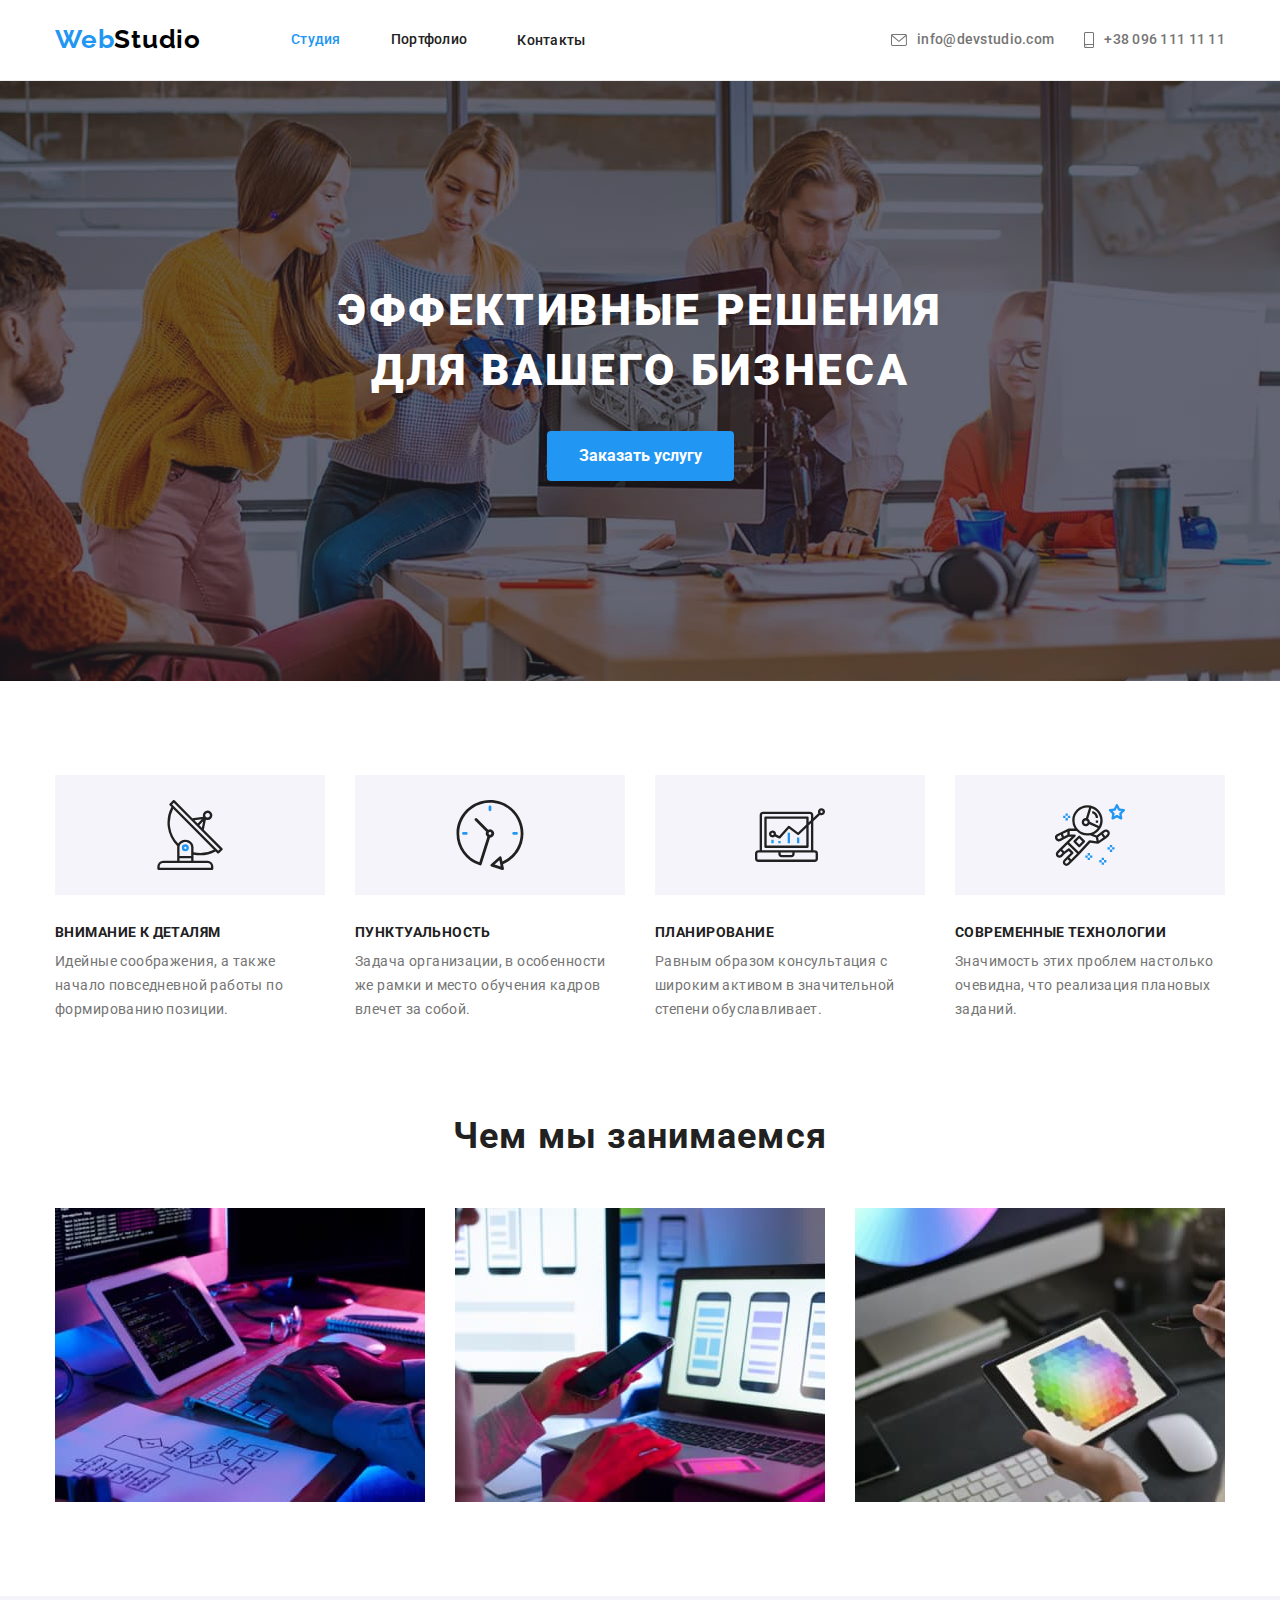
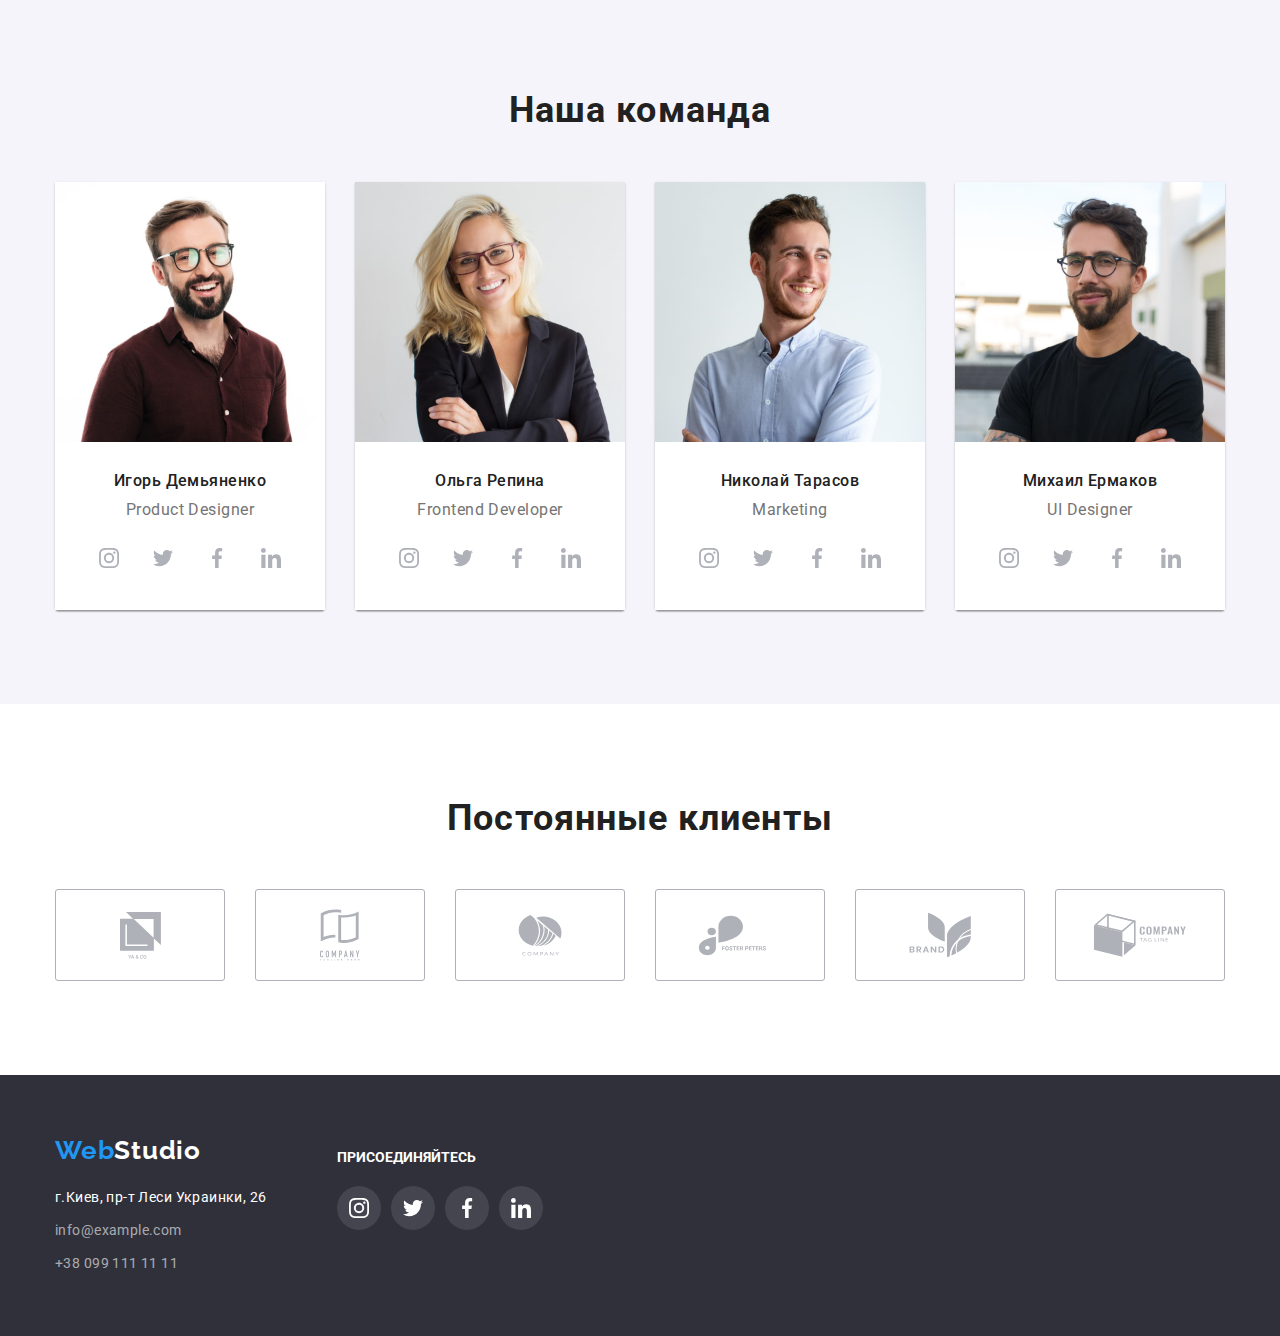
<file: index.html>
<!DOCTYPE html>
<html lang="ru">


<head>
    <meta charset="UTF-8" />
    <meta http-equiv="X-UA-Compatible" content="IE=edge" />
    <meta name="viewport" content="width=device-width, initial-scale=1.0" />
    <title>WebStudio</title>
    <link rel="stylesheet"
        href="https://cdnjs.cloudflare.com/ajax/libs/modern-normalize/1.0.0/modern-normalize.min.css" />
    <link rel="preconnect" href="https://fonts.gstatic.com" />
    <link rel="stylesheet"
        href="https://fonts.googleapis.com/css2?family=Raleway:wght@700&family=Roboto:wght@400;500;700;900&display=swap">
    <link rel="stylesheet" href="https://cdnjs.cloudflare.com/ajax/libs/modern-normalize/1.1.0/modern-normalize.min.css"
        integrity="sha512-wpPYUAdjBVSE4KJnH1VR1HeZfpl1ub8YT/NKx4PuQ5NmX2tKuGu6U/JRp5y+Y8XG2tV+wKQpNHVUX03MfMFn9Q=="
        crossorigin="anonymous" referrerpolicy="no-referrer" />
    <link rel="stylesheet" href="./css/style.css">
</head>

<body>
    <!--Header-->
    <header class="header">
        <div class="container header-container">
            <a class="logo link" href="./"><span class="blue-logo">Web</span>Studio</a>
            <nav class="navigation">
                <ul class="menu list">
                    <li class="menu-item">
                        <a class="menu-link link current" href="./index.html">Студия</a>
                    </li>
                    <li class="menu-item">
                        <a class="menu-link link" href="./portfolio.html">Портфолио</a>
                    </li>
                    <li class="menu-item">
                        <a class="menu-link link" href="">Контакты</a>
                    </li>
                </ul>
            </nav>
            <ul class="menu-item-mail-tel list">
                <li class="contact-item">
                    <a class="contact-link link" href="mailto:info@devstudio.com">
                        <svg class="mail-icon" width="16px" height="12px">
                            <use href="./images/icons.svg#icon-envelope"></use>
                        </svg>
                        info@devstudio.com
                    </a>
                </li>
                <li class="contact-item">
                    <a class="contact-link link" href="tel:+380961111111">
                        <svg class="phone-icon" width="10px" height="16px">
                            <use href="./images/icons.svg#icon-smartphone"></use>
                        </svg>
                        +38 096 111 11 11
                    </a>
                </li>
            </ul>
        </div>
    </header>
    <main>
        <!--Hero-->
        <section class="hero">
            <h1 class="hero-title">Эффективные решения<br>для вашего бизнеса</h1>
            <button class="primary-button" type="button">Заказать услугу</button>
        </section>
        <!--Features-->
        <section class="section">
            <h2 class="" hidden>Особености нашей компании</h2>
            <div class="container">
                <ul class="feature-list list">
                    <li class="feature-item">
                        <div class="feature-svg-content">
                            <svg class="" width="70px" height="70px">
                                <use href="./images/icons.svg#icon-antenna"></use>
                            </svg>
                        </div>
                        <h3 class="feature-title">Внимание к деталям</h3>
                        <p class="feature-description">
                            Идейные соображения, а также начало повседневной работы по
                            формированию позиции.
                        </p>
                    </li>
                    <li class="feature-item">
                        <div class="feature-svg-content">
                            <svg class="" width="70px" height="70px">
                                <use href="./images/icons.svg#icon-clock"></use>
                            </svg>
                        </div>
                        <h3 class="feature-title">Пунктуальность</h3>
                        <p class="feature-description">
                            Задача организации, в особенности же рамки и место обучения кадров
                            влечет за собой.
                        </p>
                    </li>
                    <li class="feature-item">
                        <div class="feature-svg-content">
                            <svg class="" width="70px" height="70px">
                                <use href="./images/icons.svg#icon-diagram"></use>
                            </svg>
                        </div>
                        <h3 class="feature-title">Планирование</h3>
                        <p class="feature-description">
                            Равным образом консультация с широким активом в значительной
                            степени обуславливает.
                        </p>
                    </li>
                    <li class="feature-item">
                        <div class="feature-svg-content">
                            <svg class="" width="70px" height="70px">
                                <use href="./images/icons.svg#icon-astronaut"></use>
                            </svg>
                        </div>
                        <h3 class="feature-title">Современные технологии</h3>
                        <p class="feature-description">
                            Значимость этих проблем настолько очевидна, что реализация
                            плановых заданий.
                        </p>
                    </li>
                </ul>
            </div>
        </section>
        <!--Our doing-->
        <section class="section doing">
            <div class="container">
                <h2 class="second-level-headings">Чем мы занимаемся</h2>
                <ul class="list doing-list">
                    <li class="doing-item">
                        <img src="./images/our-classes/img-1.jpg" alt="пишем код" width="370" height="294" />
                    </li>
                    <li class="doing-item">
                        <img src="./images/our-classes/img-2.jpg" alt="оптимизация под смартфон" width="370"
                            height="294" />
                    </li>
                    <li class="doing-item">
                        <img src="./images/our-classes/img-3.jpg" alt="дизайн на планшете" width="370" height="294" />
                    </li>
                </ul>
            </div>
        </section>
        <!--Our team-->
        <section class="our-team-section section">
            <div class="container">
                <h2 class="second-level-headings">Наша команда</h2>
                <ul class="doing-list list">
                    <li class="team-list-item">
                        <img src="./images/our-team/img-1.jpg" alt="Изображен Product Designer Игорь Демьяненко"
                            width="270" height="260" />
                        <div class="our-team-content">
                            <h3 class="name-title">Игорь Демьяненко</h3>
                            <p class="profession" lang="en">Product Designer</p>
                            <ul class="social-networks-list list">
                                <li class="social-networks-item">
                                    <a class="social-networks-link" href="">
                                        <svg class="social-networks-img" width="20px" height="20px">
                                            <use href="./images/icons.svg#icon-instagram"></use>
                                        </svg>
                                    </a>
                                </li>
                                <li class="social-networks-item">
                                    <a class="social-networks-link" href="">
                                        <svg class="social-networks-img" width="20px" height="20px">
                                            <use href="./images/icons.svg#icon-twitter"></use>
                                        </svg>
                                    </a>
                                </li>
                                <li class="social-networks-item">
                                    <a class="social-networks-link" href="">
                                        <svg class="social-networks-img" width="20px" height="20px">
                                            <use href="./images/icons.svg#icon-facebook"></use>
                                        </svg>
                                    </a>
                                </li>
                                <li class="social-networks-item">
                                    <a class="social-networks-link" href="">
                                        <svg class="social-networks-img" width="20px" height="20px">
                                            <use href="./images/icons.svg#icon-linkedin"></use>
                                        </svg>
                                    </a>
                                </li>
                            </ul>
                        </div>
                    </li>
                    <li class="team-list-item">
                        <img src="./images/our-team/img-2.jpg" alt="Изображена Frontend Developer Ольга Репина"
                            width="270" height="260" />
                        <div class="our-team-content">
                            <h3 class="name-title">Ольга Репина</h3>
                            <p class="profession" lang="en">Frontend Developer</p>
                            <ul class="social-networks-list list">
                                <li class="social-networks-item">
                                    <a class="social-networks-link" href="">
                                        <svg class="social-networks-img" width="20px" height="20px">
                                            <use href="./images/icons.svg#icon-instagram"></use>
                                        </svg>
                                    </a>
                                </li>
                                <li class="social-networks-item">
                                    <a class="social-networks-link" href="">
                                        <svg class="social-networks-img" width="20px" height="20px">
                                            <use href="./images/icons.svg#icon-twitter"></use>
                                        </svg>
                                    </a>
                                </li>
                                <li class="social-networks-item">
                                    <a class="social-networks-link" href="">
                                        <svg class="social-networks-img" width="20px" height="20px">
                                            <use href="./images/icons.svg#icon-facebook"></use>
                                        </svg>
                                    </a>
                                </li>
                                <li class="social-networks-item">
                                    <a class="social-networks-link" href="">
                                        <svg class="social-networks-img" width="20px" height="20px">
                                            <use href="./images/icons.svg#icon-linkedin"></use>
                                        </svg>
                                    </a>
                                </li>
                            </ul>
                        </div>
                    </li>
                    <li class="team-list-item">
                        <img src="./images/our-team/img-3.jpg" alt="Изображен Marketing Николай Тарасов" width="270"
                            height="260" />
                        <div class="our-team-content">
                            <h3 class="name-title">Николай Тарасов</h3>
                            <p class="profession" lang="en">Marketing</p>
                            <ul class="social-networks-list list">
                                <li class="social-networks-item">
                                    <a class="social-networks-link" href="">
                                        <svg class="social-networks-img" width="20px" height="20px">
                                            <use href="./images/icons.svg#icon-instagram"></use>
                                        </svg>
                                    </a>
                                </li>
                                <li class="social-networks-item">
                                    <a class="social-networks-link" href="">
                                        <svg class="social-networks-img" width="20px" height="20px">
                                            <use href="./images/icons.svg#icon-twitter"></use>
                                        </svg>
                                    </a>
                                </li>
                                <li class="social-networks-item">
                                    <a class="social-networks-link" href="">
                                        <svg class="social-networks-img" width="20px" height="20px">
                                            <use href="./images/icons.svg#icon-facebook"></use>
                                        </svg>
                                    </a>
                                </li>
                                <li class="social-networks-item">
                                    <a class="social-networks-link" href="">
                                        <svg class="social-networks-img" width="20px" height="20px">
                                            <use href="./images/icons.svg#icon-linkedin"></use>
                                        </svg>
                                    </a>
                                </li>
                            </ul>
                        </div>
                    </li>
                    <li class="team-list-item">
                        <img src="./images/our-team/img-4.jpg" alt="Изображен UI Designer Михаил Ермаков" width="270"
                            height="260" />
                        <div class="our-team-content">
                            <h3 class="name-title">Михаил Ермаков</h3>
                            <p class="profession" lang="en">UI Designer</p>
                            <ul class="social-networks-list list">
                                <li class="social-networks-item">
                                    <a class="social-networks-link" href="">
                                        <svg class="social-networks-img" width="20px" height="20px">
                                            <use href="./images/icons.svg#icon-instagram"></use>
                                        </svg>
                                    </a>
                                </li>
                                <li class="social-networks-item">
                                    <a class="social-networks-link" href="">
                                        <svg class="social-networks-img" width="20px" height="20px">
                                            <use href="./images/icons.svg#icon-twitter"></use>
                                        </svg>
                                    </a>
                                </li>
                                <li class="social-networks-item">
                                    <a class="social-networks-link" href="">
                                        <svg class="social-networks-img" width="20px" height="20px">
                                            <use href="./images/icons.svg#icon-facebook"></use>
                                        </svg>
                                    </a>
                                </li>
                                <li class="social-networks-item">
                                    <a class="social-networks-link" href="">
                                        <svg class="social-networks-img" width="20px" height="20px">
                                            <use href="./images/icons.svg#icon-linkedin"></use>
                                        </svg>
                                    </a>
                                </li>
                            </ul>
                        </div>
                    </li>
                </ul>
            </div>
        </section>
    </main>

    <!-- Our clients -->
    <section class="our-clients">
        <div class="container">
            <h2 class="our-clients-title">Постоянные клиенты</h2>
            <ul class="our-clients-list list">
                <li class="our-clients-item">
                    <a class="our-clients-link" href="">
                        <svg class="our-clients-img" width="41px" height="47px">
                            <use href="./images/icons.svg#icon-logo-1"></use>
                        </svg>
                    </a>
                </li>
                <li class="our-clients-item">
                    <a class="our-clients-link" href="">
                        <svg class="our-clients-img" width="40px" height="52px">
                            <use href="./images/icons.svg#icon-logo-2"></use>
                        </svg>
                    </a>
                </li>
                <li class="our-clients-item">
                    <a class="our-clients-link" href="">
                        <svg class="our-clients-img" width="44px" height="42px">
                            <use href="./images/icons.svg#icon-logo-3"></use>
                        </svg>
                    </a>
                </li>
                <li class="our-clients-item">
                    <a class="our-clients-link" href="">
                        <svg class="our-clients-img" width="85px" height="41px">
                            <use href="./images/icons.svg#icon-logo-4"></use>
                        </svg>
                    </a>
                </li>
                <li class="our-clients-item">
                    <a class="our-clients-link" href="">
                        <svg class="our-clients-img" width="63px" height="46px">
                            <use href="./images/icons.svg#icon-logo-5"></use>
                        </svg>
                    </a>
                </li>
                <li class="our-clients-item">
                    <a class="our-clients-link" href="">
                        <svg class="our-clients-img" width="94px" height="44px">
                            <use href="./images/icons.svg#icon-logo-6"></use>
                        </svg>
                    </a>
                </li>
            </ul>
        </div>
    </section>

    <!--Footer-->
    <footer class="footer">
        <div class="container">
            <div class="footer-content">
                <div class="footer-content-address">
                    <a class="logo-footer link" href="./"><span class="blue-logo">Web</span><span
                            class="color-logo-footer">Studio</span></a>
                    <address>
                        <ul class="footer-list list">
                            <li class="footer-item">
                                <a class=" link" href="https://goo.gl/maps/N5KW4McrUBXQHcLB9" target="_blank"
                                    rel="nooperen noreferrer">
                                    <span class="adress-color">г.Киев,
                                        пр-т Леси
                                        Украинки, 26</span></a>
                            </li>
                            <li class="footer-item"><a class="contact-link-footer link"
                                    href="mailto:info@example.com">info@example.com</a></li>
                            <li class="footer-item"><a class="contact-link-footer link" href="tel:+380991111111">+38 099
                                    111
                                    11
                                    11</a>
                            </li>
                        </ul>
                    </address>
                </div>
                <div class="footer-social-content">
                    <p class="social-networks-text">присоединяйтесь</p>
                    <ul class="social-networks-list list">
                        <li class="social-networks-item">
                            <a class="social-networks-link footer-social-link" href="">
                                <svg class="social-networks-img footer-social-img" width="20px" height="20px">
                                    <use href="./images/icons.svg#icon-instagram"></use>
                                </svg>
                            </a>
                        </li>
                        <li class="social-networks-item">
                            <a class="social-networks-link footer-social-link" href="">
                                <svg class="social-networks-img footer-social-img" width="20px" height="20px">
                                    <use href="./images/icons.svg#icon-twitter"></use>
                                </svg>
                            </a>
                        </li>
                        <li class="social-networks-item">
                            <a class="social-networks-link footer-social-link" href="">
                                <svg class="social-networks-img footer-social-img" width="20px" height="20px">
                                    <use href="./images/icons.svg#icon-facebook"></use>
                                </svg>
                            </a>
                        </li>
                        <li class="social-networks-item">
                            <a class="social-networks-link footer-social-link" href="">
                                <svg class="social-networks-img footer-social-img" width="20px" height="20px">
                                    <use href="./images/icons.svg#icon-linkedin"></use>
                                </svg>
                            </a>
                        </li>
                    </ul>
                </div>
            </div>
        </div>
    </footer>
</body>

</html>
</file>
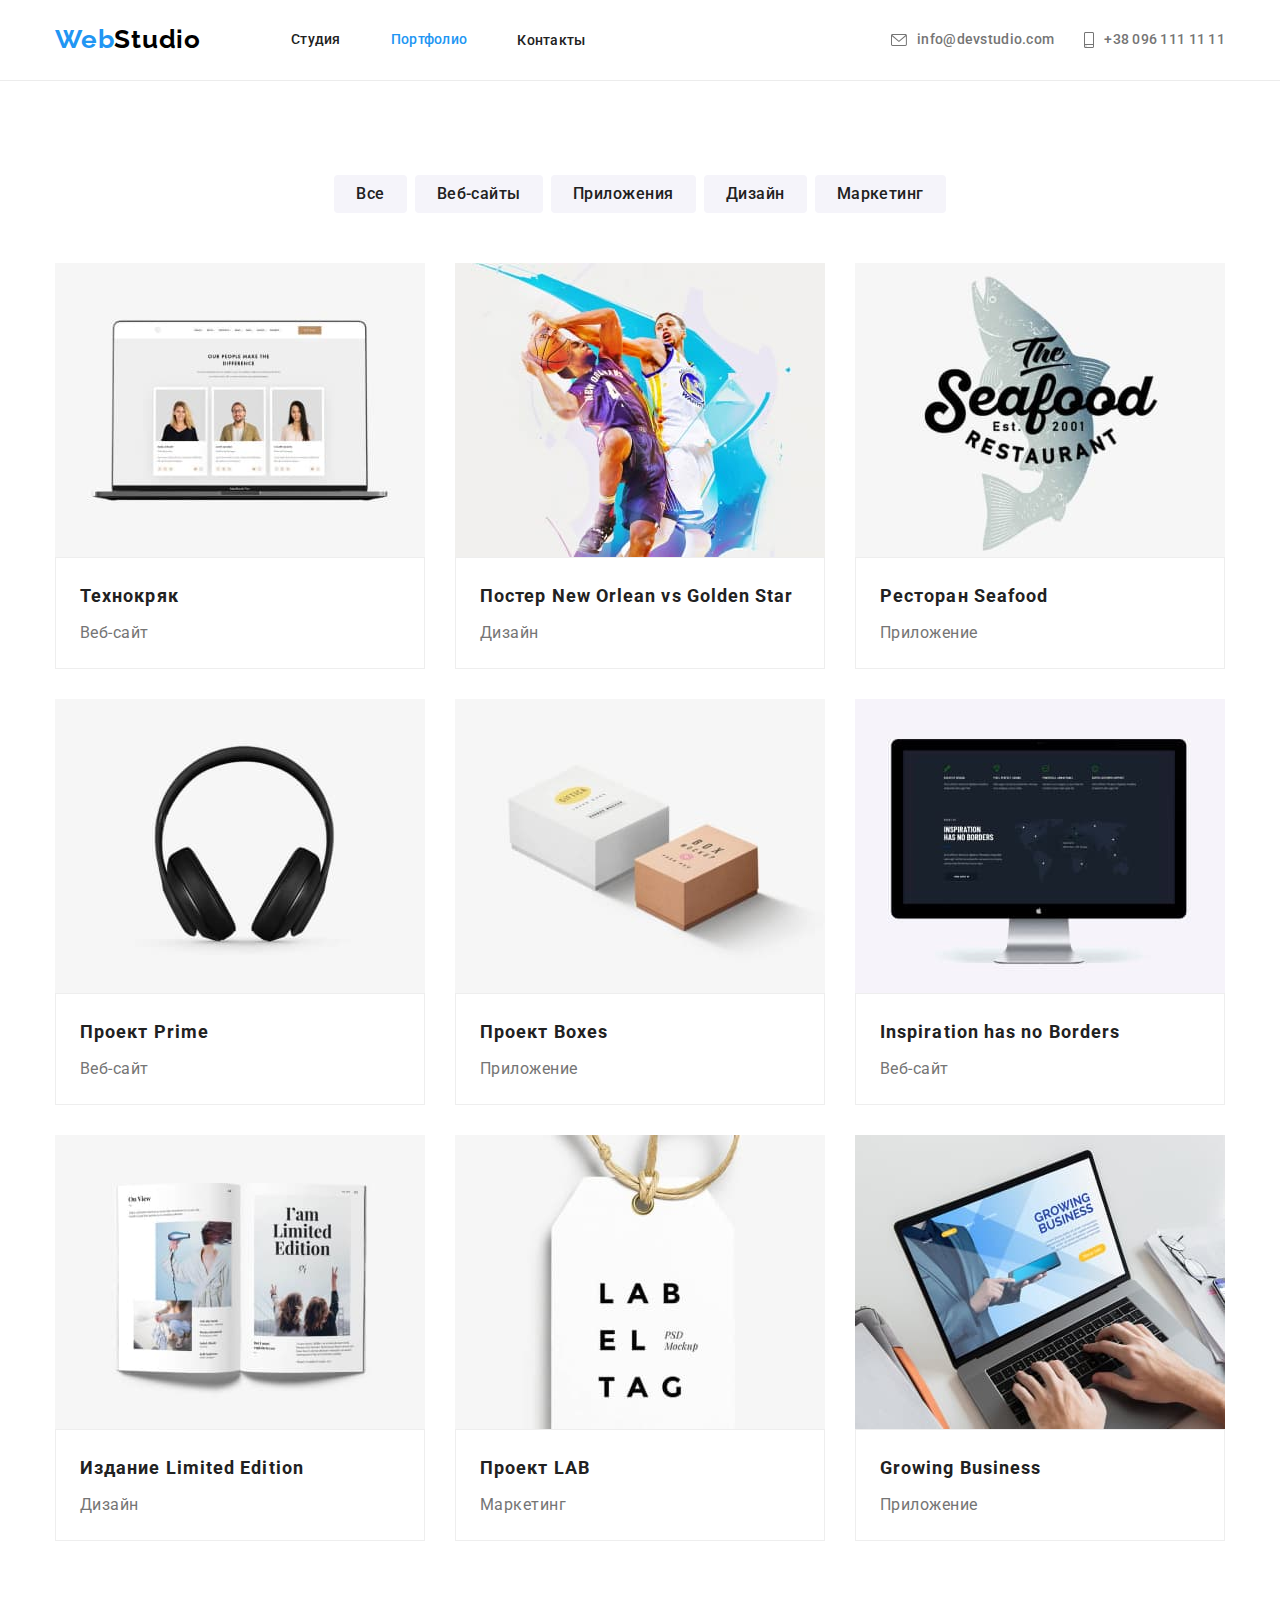
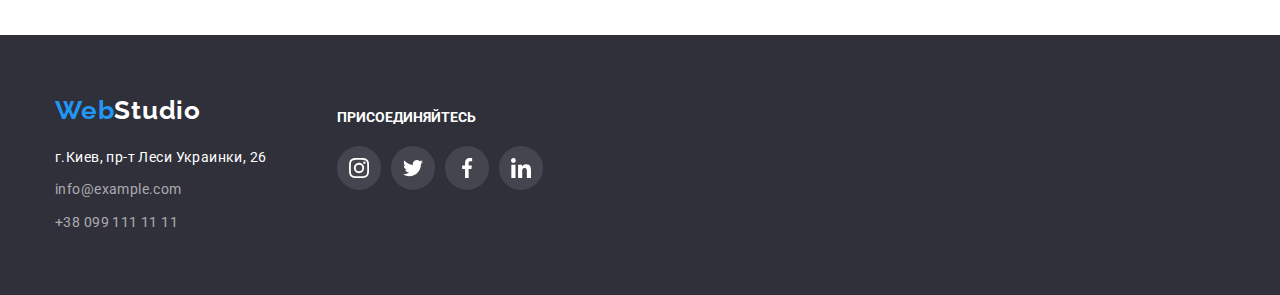
<file: portfolio.html>
<!DOCTYPE html>
<html lang="ru">


<head>
    <meta charset="UTF-8" />
    <meta http-equiv="X-UA-Compatible" content="IE=edge" />
    <meta name="viewport" content="width=device-width, initial-scale=1.0" />
    <title>WebStudio</title>
    <link rel="stylesheet"
        href="https://cdnjs.cloudflare.com/ajax/libs/modern-normalize/1.0.0/modern-normalize.min.css" />
    <link rel="preconnect" href="https://fonts.gstatic.com" />
    <link rel="stylesheet"
        href="https://fonts.googleapis.com/css2?family=Raleway:wght@700&family=Roboto:wght@400;500;700;900&display=swap">
    <link rel="stylesheet" href="https://cdnjs.cloudflare.com/ajax/libs/modern-normalize/1.1.0/modern-normalize.min.css"
        integrity="sha512-wpPYUAdjBVSE4KJnH1VR1HeZfpl1ub8YT/NKx4PuQ5NmX2tKuGu6U/JRp5y+Y8XG2tV+wKQpNHVUX03MfMFn9Q=="
        crossorigin="anonymous" referrerpolicy="no-referrer" />
    <link rel="stylesheet" href="./css/style.css">
</head>

<body>

    <!--Header-->
    <header class="header">
        <div class="container header-container">
            <nav class="navigation">
                <a class="logo link" href="./"><span class="blue-logo">Web</span>Studio</a>
                <ul class="menu list">
                    <li class="menu-item">
                        <a class="menu-link link" href="./index.html">Студия</a>
                    </li>
                    <li class="menu-item">
                        <a class="menu-link link current" href="./portfolio.html">Портфолио</a>
                    </li>
                    <li class="menu-item">
                        <a class="menu-link link" href="">Контакты</a>
                    </li>
                </ul>
            </nav>
            <ul class="menu-item-mail-tel list">
                <li class="contact-item">
                    <a class="contact-link link" href="mailto:info@devstudio.com">
                        <svg class="mail-icon" width="16px" height="12px">
                            <use href="./images/icons.svg#icon-envelope"></use>
                        </svg>
                        info@devstudio.com
                    </a>
                </li>
                <li class="contact-item">
                    <a class="contact-link link" href="tel:+380961111111">
                        <svg class="phone-icon" width="10px" height="16px">
                            <use href="./images/icons.svg#icon-smartphone"></use>
                        </svg>
                        +38 096 111 11 11
                    </a>
                </li>
            </ul>
        </div>
    </header>
    <main>
        <section class="portfolio-section">
            <div class="container">

                <!-- Button -->
                <ul class="menu-secondary-btn list">
                    <li class="item-secondary-btn">
                        <button class="secondary-btn" type="button">Все</button>
                    </li>
                    <li class="item-secondary-btn">
                        <button class="secondary-btn" type="button">Веб-сайты</button>
                    </li>
                    <li class="item-secondary-btn">
                        <button class="secondary-btn" type="button">Приложения</button>
                    </li>
                    <li class="item-secondary-btn">
                        <button class="secondary-btn" type="button">Дизайн</button>
                    </li>
                    <li class="item-secondary-btn">
                        <button class="secondary-btn" type="button">Маркетинг</button>
                    </li>
                </ul>

                <!-- Portfolio cards -->
                <h2 hidden>Наши прооекты</h2>
                <ul class="list portfolio-list">
                    <li class="portfolio-item">
                        <a class="link" href="">
                            <img src="./images/portfolio/project01-01.jpg" alt="ноутбук" width="370" height="294" />
                            <div class="portfolio-text-content">
                                <h3 class="portfolio-item-title">Технокряк</h3>
                                <p class="portfolio-item-description">Веб-сайт</p>
                            </div>
                        </a>
                    </li>
                    <li class="portfolio-item">
                        <a class="link" href="">
                            <img src="./images/portfolio/project01-02.jpg" alt="два баскетболиста" width="370"
                                height="294" />
                            <div class="portfolio-text-content">
                                <h3 class="portfolio-item-title">Постер <span lang="en">New Orlean vs Golden Star</span>
                                </h3>
                                <p class="portfolio-item-description">Дизайн</p>
                            </div>
                        </a>
                    </li>
                    <li class="portfolio-item">
                        <a class="link" href="">
                            <img src="./images/portfolio/project01-03.jpg" alt="логотип ресторана" width="370"
                                height="294" />
                            <div class="portfolio-text-content">
                                <h3 class="portfolio-item-title">Ресторан <span lang="en">Seafood</span></h3>
                                <p class="portfolio-item-description">Приложение</p>
                            </div>
                        </a>
                    </li>
                    <li class="portfolio-item">
                        <a class="link" href="">
                            <img src="./images/portfolio/project02-01.jpg" alt="наушники" width="370" height="294" />
                            <div class="portfolio-text-content">
                                <h3 class="portfolio-item-title">Проект <span lang="en">Prime</span></h3>
                                <p class="portfolio-item-description">Веб-сайт</p>
                            </div>
                        </a>
                    </li>
                    <li class="portfolio-item">
                        <a class="link" href="">
                            <img src="./images/portfolio/project02-02.jpg" alt="две коробочки" width="370"
                                height="294" />
                            <div class="portfolio-text-content">
                                <h3 class="portfolio-item-title">Проект <span lang="en">Boxes</span></h3>
                                <p class="portfolio-item-description">Приложение</p>
                            </div>
                        </a>
                    </li>
                    <li class="portfolio-item">
                        <a class="link" href="">
                            <img src="./images/portfolio/project02-03.jpg" alt="аймак" width="370" height="294" />
                            <div class="portfolio-text-content">
                                <h3 class="portfolio-item-title" lang="en">Inspiration has no Borders</h3>
                                <p class="portfolio-item-description">Веб-сайт</p>
                            </div>
                        </a>
                    </li>
                    <li class="portfolio-item">
                        <a class="link" href="">
                            <img src="./images/portfolio/project03-01.jpg" alt="журнал" width="370" height="294" />
                            <div class="portfolio-text-content">
                                <h3 class="portfolio-item-title">Издание <span>Limited Edition</span></h3>
                                <p class="portfolio-item-description">Дизайн</p>
                            </div>
                        </a>
                    </li>
                    <li class="portfolio-item">
                        <a class="link" href="">
                            <img src="./images/portfolio/project03-02.jpg" alt="этикетка" width="370" height="294" />
                            <div class="portfolio-text-content">
                                <h3 class="portfolio-item-title">Проект <span>LAB</span></h3>
                                <p class="portfolio-item-description">Маркетинг</p>
                            </div>
                        </a>
                    </li>
                    <li class="portfolio-item">
                        <a class="link" href="">
                            <img src="./images/portfolio/project03-03.jpg" alt="работа на ноутбуке" width="370"
                                height="294" />
                            <div class="portfolio-text-content">
                                <h3 class="portfolio-item-title" lang="en">Growing Business</h3>
                                <p class="portfolio-item-description">Приложение</p>
                            </div>
                        </a>
                    </li>
                </ul>
            </div>
        </section>
    </main>

    <!--Footer-->
    <footer class="footer">
        <div class="container">
            <div class="footer-content">
                <div class="footer-content-address">
                    <a class="logo-footer link" href="./"><span class="blue-logo">Web</span><span
                            class="color-logo-footer">Studio</span></a>
                    <address>
                        <ul class="footer-list list">
                            <li class="footer-item">
                                <a class=" link" href="https://goo.gl/maps/N5KW4McrUBXQHcLB9" target="_blank"
                                    rel="nooperen noreferrer">
                                    <span class="adress-color">г.Киев,
                                        пр-т Леси
                                        Украинки, 26</span></a>
                            </li>
                            <li class="footer-item"><a class="contact-link-footer link"
                                    href="mailto:info@example.com">info@example.com</a></li>
                            <li class="footer-item"><a class="contact-link-footer link" href="tel:+380991111111">+38 099
                                    111
                                    11
                                    11</a>
                            </li>
                        </ul>
                    </address>
                </div>
                <div class="footer-social-content">
                    <p class="social-networks-text">присоединяйтесь</p>
                    <ul class="social-networks-list list">
                        <li class="social-networks-item">
                            <a class="social-networks-link footer-social-link" href="">
                                <svg class="social-networks-img footer-social-img" width="20px" height="20px">
                                    <use href="./images/icons.svg#icon-instagram"></use>
                                </svg>
                            </a>
                        </li>
                        <li class="social-networks-item">
                            <a class="social-networks-link footer-social-link" href="">
                                <svg class="social-networks-img footer-social-img" width="20px" height="20px">
                                    <use href="./images/icons.svg#icon-twitter"></use>
                                </svg>
                            </a>
                        </li>
                        <li class="social-networks-item">
                            <a class="social-networks-link footer-social-link" href="">
                                <svg class="social-networks-img footer-social-img" width="20px" height="20px">
                                    <use href="./images/icons.svg#icon-facebook"></use>
                                </svg>
                            </a>
                        </li>
                        <li class="social-networks-item">
                            <a class="social-networks-link footer-social-link" href="">
                                <svg class="social-networks-img footer-social-img" width="20px" height="20px">
                                    <use href="./images/icons.svg#icon-linkedin"></use>
                                </svg>
                            </a>
                        </li>
                    </ul>
                </div>
            </div>
        </div>
    </footer>
</body>

</html>
</file>
<file: css/style.css>
:root {
  --accent-color: #2196f3;
  --secondary-text-color: #212121;
  --main-text-color: #757575;
  --white-text: #ffffff;
  --our-tea-background: #f5f4fa;
  --hero-footer-background: #2f303a;
  --logo-color: #000000;
  --contact-link-footer: rgba(255, 255, 255, 0.6);
  --social-networks-color: #ffffff;
}
h1,
h2,
h3,
h4,
h5,
h6,
p {
  margin-top: 0;
  margin-bottom: 0;
}
ul,
ol {
  margin-top: 0;
  margin-bottom: 0;
  padding-left: 0;
}
img {
  display: block;
}
.list {
  list-style: none;
  display: flex;
}
/* Portfolio */
.portfolio-list {
  flex-wrap: wrap;
  margin-top: -30px;
  margin-left: -30px;
}
.portfolio-item {
  margin-top: 30px;
  margin-left: 30px;
  flex-basis: calc((100% - 90px) / 3);
  background-color: var(--white-text);
}
.portfolio-item:hover {
  filter: drop-shadow(0px 4px 4px rgba(0, 0, 0, 0.25));
}
.portfolio-text-content {
  border: 1px solid #eeeeee;
  padding: 20px 24px 20px 24px;
}
.link {
  text-decoration: none;
}
body {
  font-family: "Roboto", sans-serif;
  color: var(--main-text-color);
}
/* Header */
.header {
  border-bottom: 1px solid #ececec;
}
.container {
  width: 1200px;
  margin: 0 auto;
  padding-left: 15px;
  padding-right: 15px;
}
.section {
  padding-top: 94px;
  padding-bottom: 94px;
}
.doing {
  padding-top: 0px;
}
.doing-item {
  flex-basis: calc((100% - 90px) / 3);
  margin-top: 30px;
  margin-left: 30px;
}
.doing-list {
  display: flex;
  margin-top: -30px;
  margin-left: -30px;
}
/* Our team */

.team-list-item {
  flex-basis: calc((100% - 120px) / 4);
  margin-top: 30px;
  margin-left: 30px;
  box-shadow: 0px 1px 3px rgba(0, 0, 0, 0.12), 0px 1px 1px rgba(0, 0, 0, 0.14),
    0px 2px 1px rgba(0, 0, 0, 0.2);
  border-radius: 0px 0px 4px 4px;
}
.our-team-content {
  padding-top: 30px;
  padding-bottom: 30px;
  padding-left: 32px;
  padding-right: 32px;
  background-color: #ffffff;
}
.social-networks-list {
  display: flex;
  justify-content: space-between;
}
.social-networks-item:not(:last-child) {
  margin-right: 10px;
}
.social-networks-link {
  display: flex;
  align-items: center;
  justify-content: center;
  width: 44px;
  height: 44px;
  border-radius: 50%;
  background-color: transparent;
  fill: #afb1b8;
}
.profession {
  font-weight: 400;
  font-size: 16px;
  line-height: 1.18;
  text-align: center;
  margin-bottom: 16px;
  letter-spacing: 0.03em;
  color: var(--main-text-color);
}
.social-networks-link:hover,
.social-networks-link:focus,
.footer-social-media-link:hover,
.footer-social-media-link:focus {
  fill: var(--social-networks-color);
  background-color: var(--accent-color);
}
.header-container {
  display: flex;
  align-items: center;
}
.navigation {
  display: flex;
  align-items: center;
}
.menu {
  display: flex;
  align-items: center;
}
.menu-item:not(:last-child) {
  display: flex;
  align-items: center;
  margin-right: 50px;
}
.menu-item-mail-tel {
  display: flex;
  align-items: center;
  margin-left: auto;
}
.contact-item:not(:last-child) {
  margin-right: 30px;
}
.logo {
  font-family: "Raleway", sans-serif;
  font-weight: 700;
  font-size: 26px;
  line-height: 1.38;
  margin-right: 90px;
  letter-spacing: 0.03em;
  color: var(--logo-color);
}
.blue-logo {
  color: var(--accent-color);
}
.menu-link {
  font-weight: 500;
  font-size: 14px;
  line-height: 1.14;
  padding-top: 32px;
  padding-bottom: 32px;
  letter-spacing: 0.02em;
  color: var(--secondary-text-color);
}
.menu-link:hover,
.menu-link:focus,
.menu-link.current {
  color: var(--accent-color);
}
.contact-link {
  display: flex;
  align-items: center;
  font-weight: 500;
  font-size: 14px;
  line-height: 1.14;
  letter-spacing: 0.02em;
  color: var(--main-text-color);
}
.contact-link:hover,
.contact-link:focus {
  color: var(--accent-color);
}
.mail-icon {
  margin-right: 10px;
  fill: currentColor;
}
.phone-icon {
  margin-right: 10px;
  fill: currentColor;
}

/* Hero */
.hero {
  background-image: linear-gradient(
      rgba(47, 48, 58, 0.4),
      rgba(47, 48, 58, 0.4)
    ),
    url(../images/hero/hero-img.jpg);
  background-color: var(--hero-footer-background);
  background-repeat: no-repeat;
  background-position: center;
  padding-top: 200px;
  padding-bottom: 200px;
  text-align: center;
  letter-spacing: 0.06em;
  background-size: cover;
}
.hero-title {
  font-family: "Roboto", sans-serif;
  font-weight: 900;
  font-size: 44px;
  line-height: 1.36;
  text-align: center;
  letter-spacing: 0.06em;
  text-transform: uppercase;
  margin-bottom: 30px;
  color: var(--white-text);
}
.primary-button {
  font-weight: 700;
  font-size: 16px;
  line-height: 1.87;
  display: block;
  margin: 0 auto;
  cursor: pointer;
  color: var(--white-text);
  background: var(--accent-color);
  padding: 10px 32px;
  border-radius: 4px;
  border: 0;
}
/* Features */
.feature-title {
  font-family: "Roboto", sans-serif;
  font-weight: 700;
  font-size: 14px;
  line-height: 1.14;
  letter-spacing: 0.03em;
  margin-bottom: 10px;
  text-transform: uppercase;
  color: var(--secondary-text-color);
}
.feature-list {
  display: flex;
  margin-top: -30px;
  margin-left: -30px;
}
.feature-item {
  margin-top: 30px;
  margin-left: 30px;
  flex-basis: calc((100% - 120px) / 4);
}
.feature-description {
  font-weight: 400;
  font-size: 14px;
  line-height: 1.71;
  letter-spacing: 0.03em;
  color: var(--main-text-color);
}
.feature-svg-content {
  display: flex;
  justify-content: center;
  padding-top: 25px;
  padding-bottom: 25px;
  margin-bottom: 30px;
  background-color: #f5f4fa;
}
/* Second level headings */
.second-level-headings {
  font-weight: 700;
  font-size: 36px;
  line-height: 1.16;
  text-align: center;
  letter-spacing: 0.03em;
  margin-bottom: 50px;
  color: var(--secondary-text-color);
}
.our-team-section {
  background: var(--our-tea-background);
}
.name-title {
  font-weight: 500;
  font-size: 16px;
  line-height: 1.18;
  margin-bottom: 10px;
  text-align: center;
  letter-spacing: 0.03em;
  color: var(--secondary-text-color);
}

/* Our clients */
.our-clients {
  padding-top: 94px;
  padding-bottom: 94px;
}
.our-clients-title {
  font-style: normal;
  font-weight: 700;
  font-size: 36px;
  line-height: 1.16;
  text-align: center;
  letter-spacing: 0.03em;
  color: var(--secondary-text-color);
  margin-bottom: 50px;
}
.our-clients-item:not(:last-child) {
  margin-right: 30px;
}
.our-clients-link {
  display: flex;
  justify-content: center;
  align-items: center;
  width: 170px;
  height: 92px;
  border-radius: 3px;
  border: 1px solid #afb1b8;
  color: var(--accent-color);
}
.our-clients-img {
  fill: #afb1b8;
}
.our-clients-link:hover,
.our-clients-link:focus {
  border-color: currentColor;
}

.our-clients-link:hover .our-clients-img,
.our-clients-link:focus .our-clients-img {
  fill: currentColor;
}
/* Footer */
.footer {
  background: #2f303a;
  padding-top: 60px;
  padding-bottom: 60px;
}
.logo-footer {
  font-family: "Raleway", sans-serif;
  font-weight: 700;
  font-size: 26px;
  line-height: 1.19;
  letter-spacing: 0.03em;
  display: block;
  margin-bottom: 20px;
  color: var(--accent-color);
}
.footer-list {
  font-weight: 400;
  font-size: 14px;
  font-style: normal;
  line-height: 1.71;
  letter-spacing: 0.03em;
  flex-direction: column;
}
.footer-item:not(:last-child) {
  margin-bottom: 9px;
}
.color-logo-footer,
.adress-color {
  color: var(--white-text);
}
.contact-link-footer,
.contact-link-footer {
  color: var(--contact-link-footer);
}
.contact-link-footer:hover,
.contact-link-footer:focus {
  color: var(--accent-color);
}
.footer-content {
  display: flex;
}
.footer-content-address {
  margin-right: 70px;
}
.social-networks-text {
  font-weight: 700;
  font-size: 14px;
  line-height: 1.14;
  text-transform: uppercase;
  color: var(--social-networks-color);
  margin-bottom: 20px;
}
.footer-social-content {
  padding-top: 15px;
}
.footer-social-link {
  background-color: rgba(255, 255, 255, 0.1);
}
.footer-social-img {
  fill: var(--social-networks-color);
}

.portfolio-section {
  margin-top: 94px;
  margin-bottom: 94px;
}
/* Portfolio-btn */
.menu-secondary-btn {
  display: flex;
  justify-content: center;
  margin-bottom: 50px;
}
.item-secondary-btn:not(:last-child) {
  margin-right: 8px;
}

.secondary-btn {
  font-weight: 500;
  font-size: 16px;
  line-height: 1.62;
  letter-spacing: 0.03em;
  cursor: pointer;
  border-radius: 4px;
  border: none;
  padding: 6px 22px 6px 22px;
  background: var(--our-tea-background);
  color: var(--secondary-text-color);
}
.secondary-btn:hover,
.secondary-btn:focus,
.secondary-btn.current {
  color: var(--white-text);
  background-color: var(--accent-color);
  box-shadow: 0px 3px 1px rgba(0, 0, 0, 0.1), 0px 1px 2px rgba(0, 0, 0, 0.08),
    0px 2px 2px rgba(0, 0, 0, 0.12);
}
/* Portfolio cards */
.portfolio-item-title {
  font-weight: 700;
  font-size: 18px;
  line-height: 2;
  letter-spacing: 0.06em;
  margin-bottom: 4px;
  color: var(--secondary-text-color);
}

.portfolio-item-description {
  font-weight: 400;
  font-size: 16px;
  line-height: 1.87;
  letter-spacing: 0.03em;
  color: var(--main-text-color);
}
</file>
